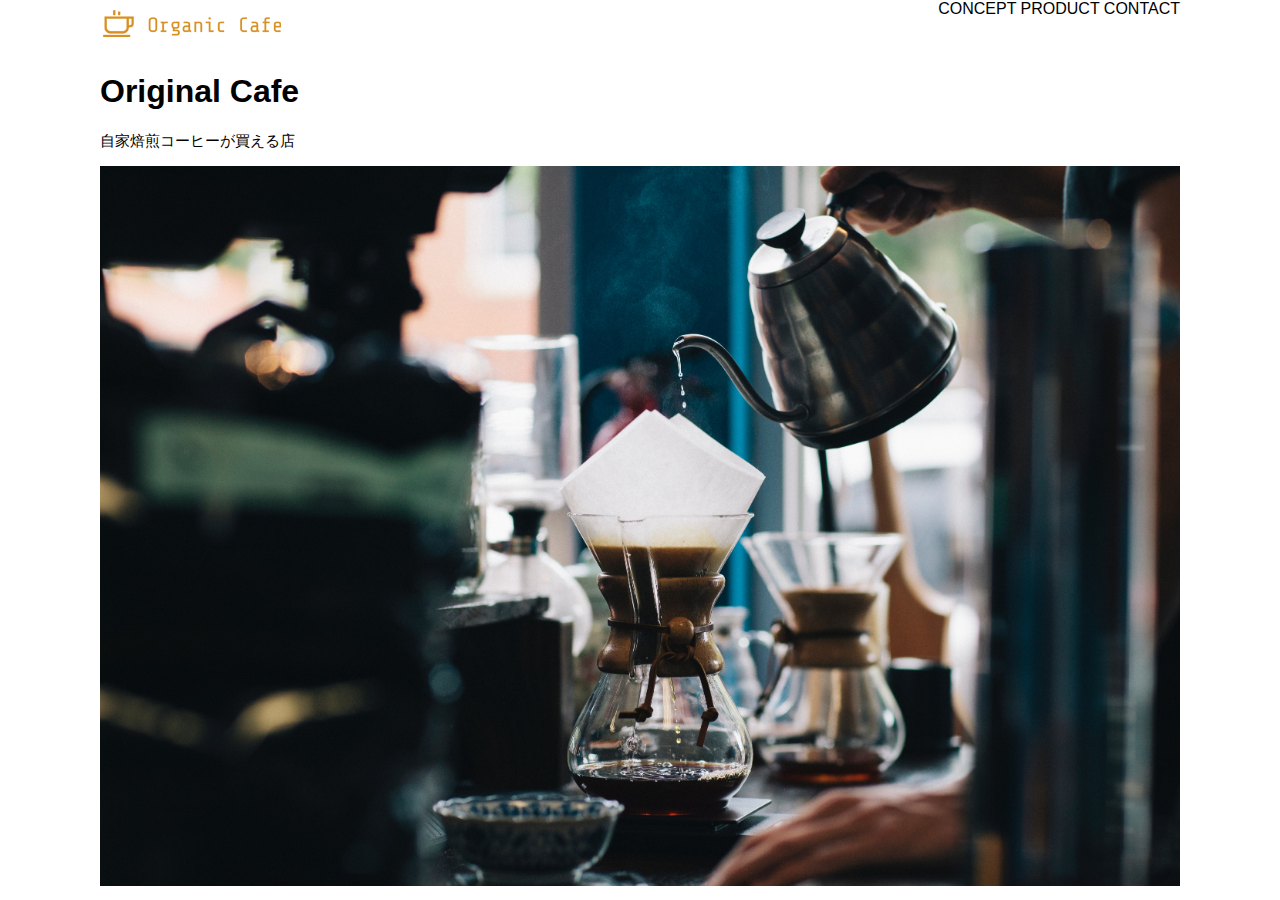
<file: html-css-kadai_013/index.html>
<!DOCTYPE html>
<html>
<head>
  <title>カフェ</title>
  <meta charset="UTF-8">
  <meta name="description" content="自家焙煎コーヒーが買える店。">
  <meta name="viewport" content="width=device-width, initial-scale=1.0">
  <link rel="stylesheet" href="style.css">
</head>
<body>
  <header>
    <a href="index.html" id="logo"><img src="images/logo.png" alt="トップページに戻る"></a>
    <nav class="nav-pc">
      <a>CONCEPT</a>
      <a>PRODUCT</a>
      <a>CONTACT</a>
    </nav>
   
    <img id="menu-sp" src="images/button-menu.png" alt="ナビゲーションを開く" onclick="document.getElementById('nav-sp').style.display = 'block'">
    <nav id="nav-sp">
      <img id="close" src="images/button-close.png" alt="ナビゲーションを閉じる" onclick="document.getElementById('nav-sp').style.display = 'none'">
      <a id="logo-sp" href="index.html" onclick="document.getElementById('nav-sp').style.display = 'none'"><img
          src="images/logo-sp.png" alt="トップページに戻る"></a>
      <a class="menu" href="mission.html" onclick="document.getElementById('nav-sp').style.display = 'none'">CONSEPT</a>
      <a class="menu" href="product.html" onclick="document.getElementById('nav-sp').style.display = 'none'">PRODUCT</a>
      <a class="menu" href="index.html#aboutus" onclick="document.getElementById('nav-sp').style.display = 'none'">CONTACT</a>
    </nav>
  </header>
  <main>
    <h1>Original Cafe</h1>
    <p>自家焙煎コーヒーが買える店</p>
    <section id="main-visual"><img  src="images/main-image.jpg" alt="メイン写真"></section>
  </main>
</body>
</html>
</file>
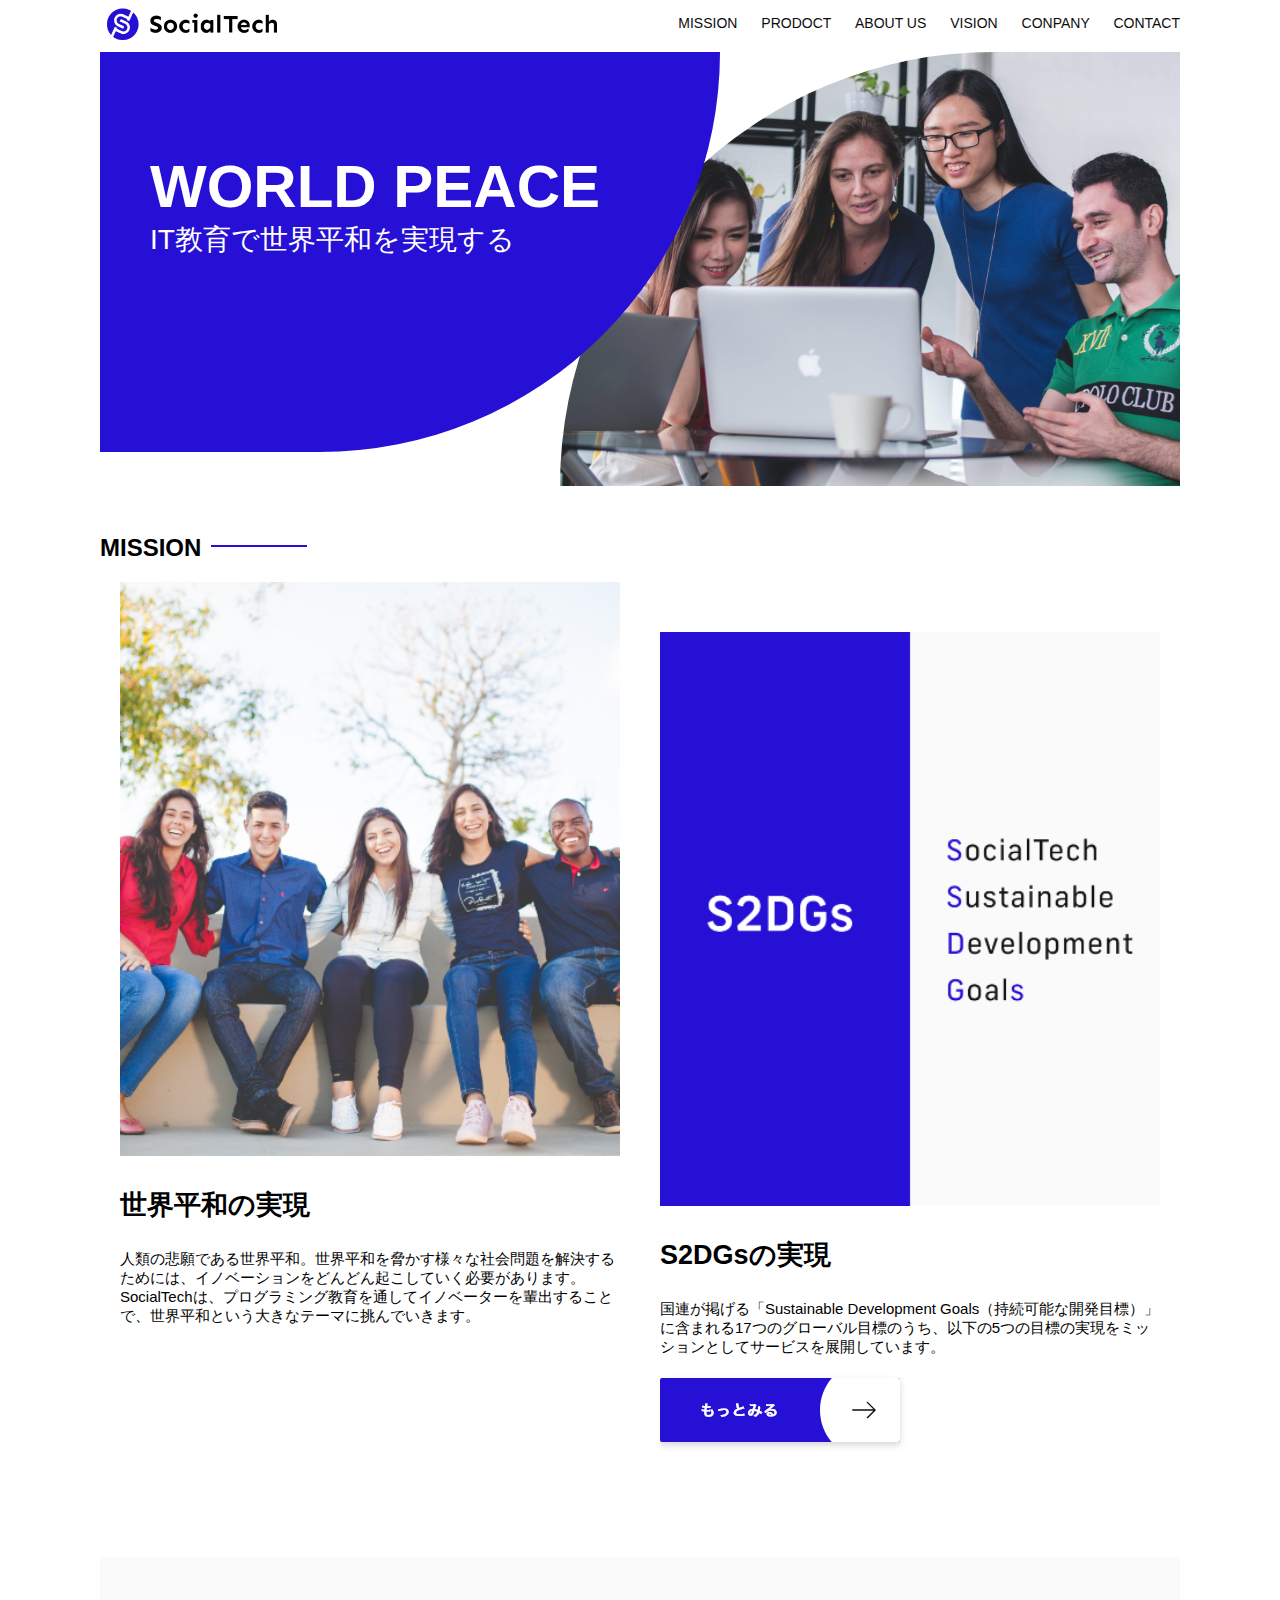
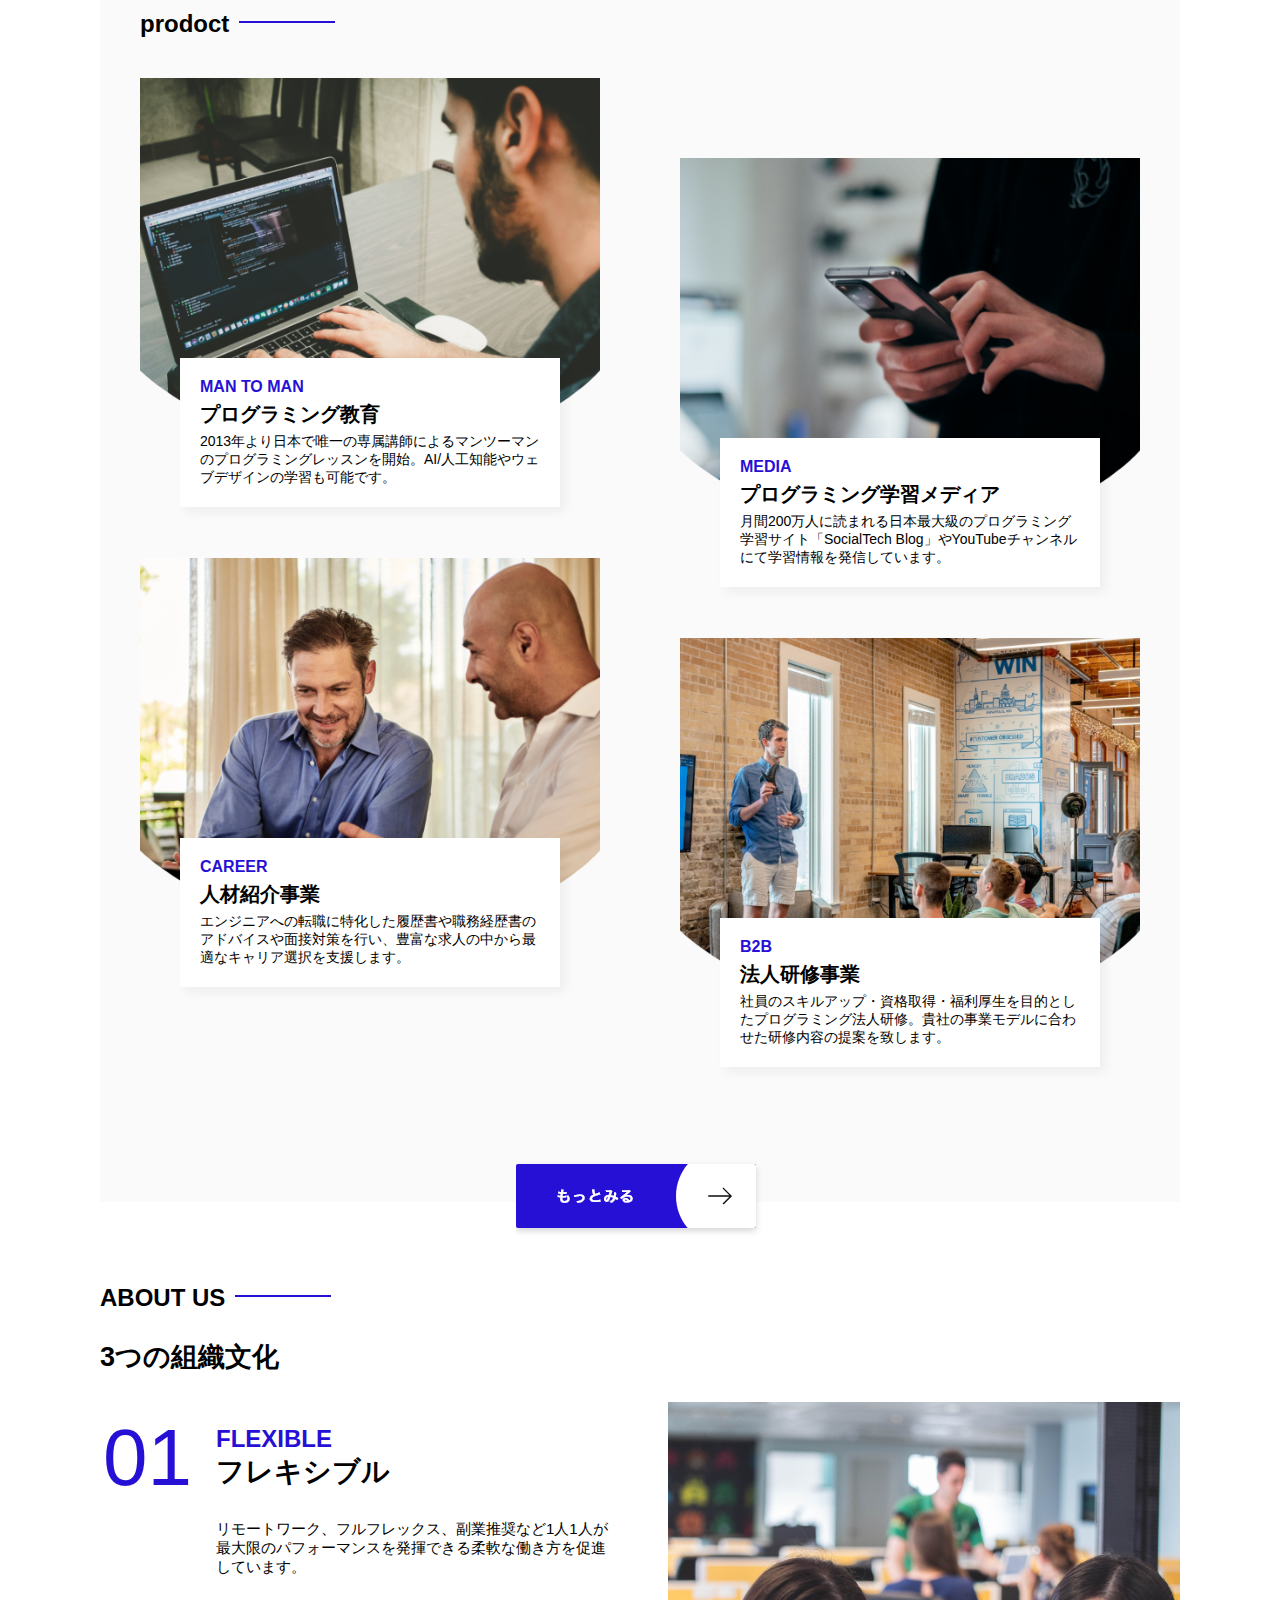
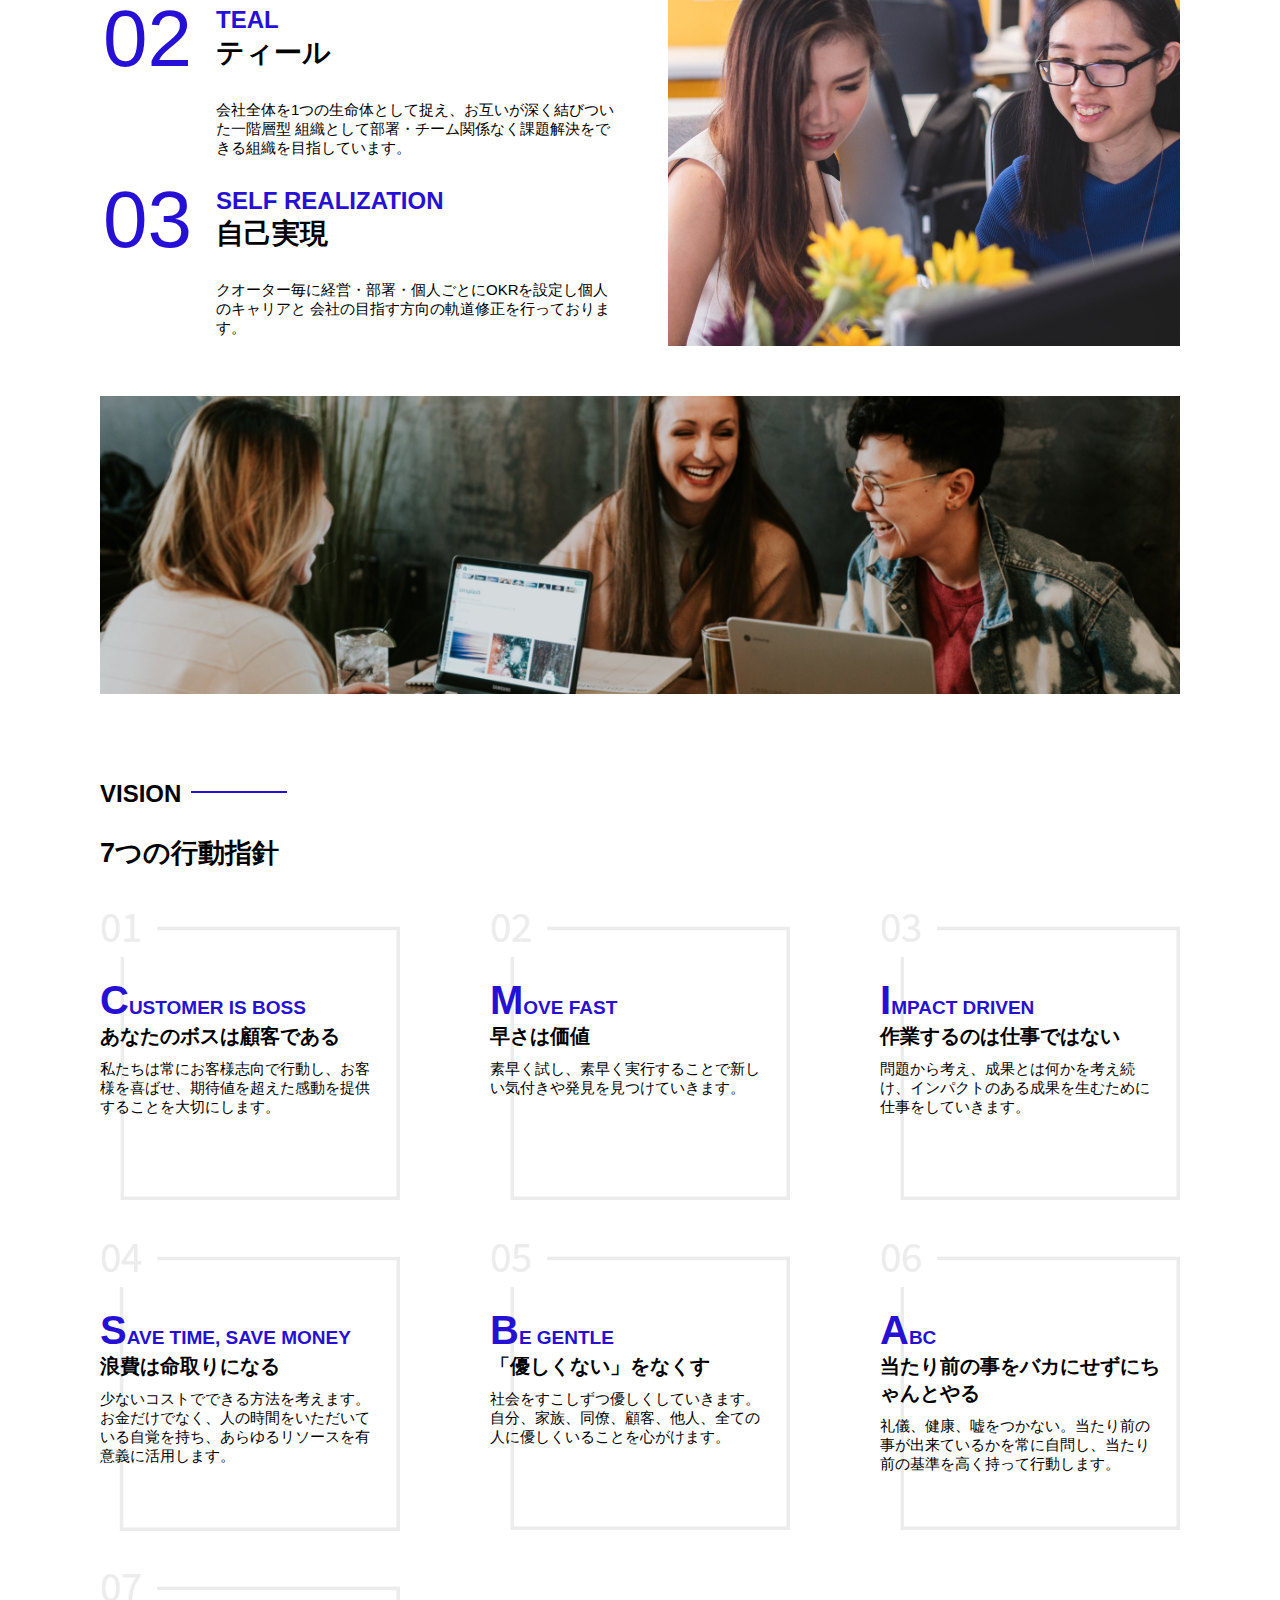
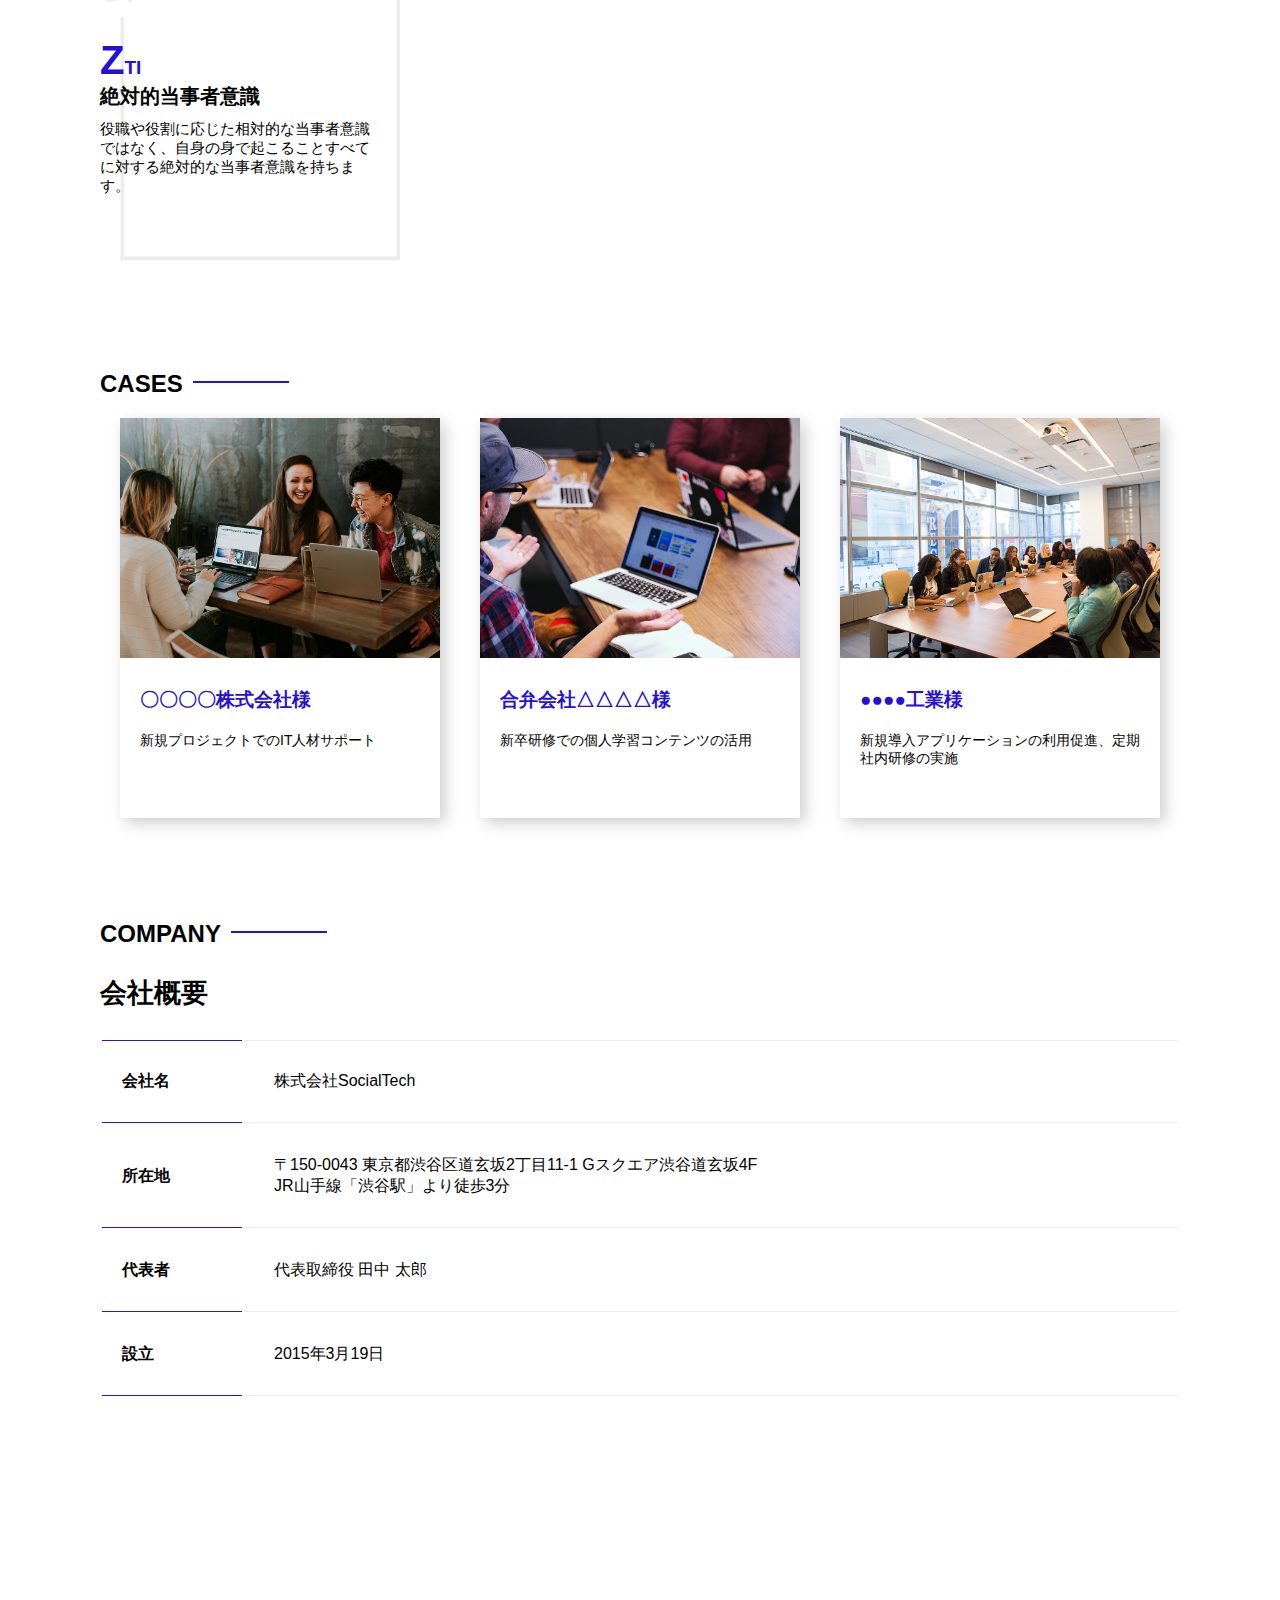
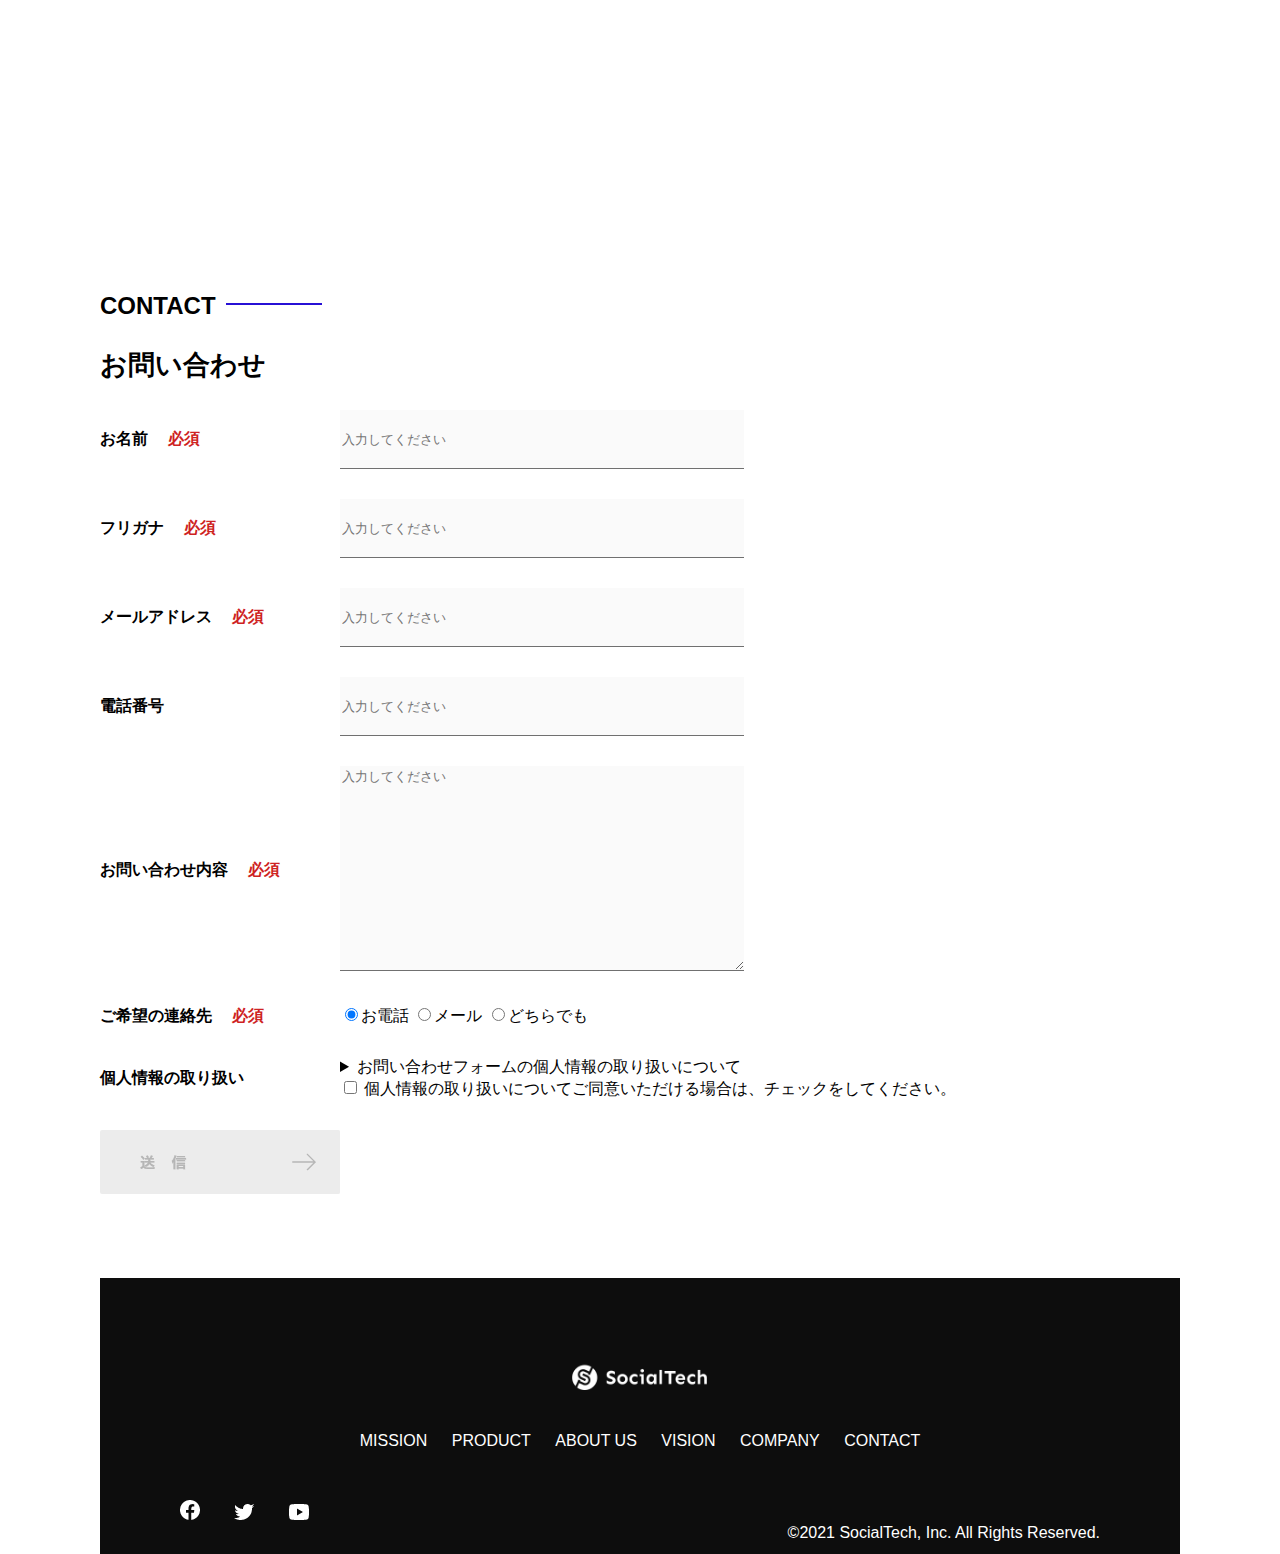
<file: socialtech-kadai_012/index.html>
<!DOCTYPE html>
<html>
<head>
  <title>SocialTech</title>
  <meta cherset="UTF-8">
  <meta name="description" content="SocialTechはEdTech業界のリーディングカンパニーを目指します。">
  <meta name="viewport" content="width=device-width, initial-scale=1.0">
  <link rel="stylesheet" href="style.css">
</head>
<body>
  <header>
    <a href="index.html" id="logo"><img src="images/logo.png" alt="トップページに戻る"></a>
    <nav id="nav-pc">
      <a href="mission.html">MISSION</a>
      <a href="prodoct.html">PRODOCT</a>
      <a href="index.html#aboutus">ABOUT US</a>
      <a href="index.html#vision">VISION</a>
      <a href="index.html#company">CONPANY</a>
      <a href="index.html#contact">CONTACT</a>
    </nav>
  </header>
  <main>
    <article>
      <!-- メインビジュアル -->
      <section id="main-visual">
         <div id="main-message">
             <h1>WORLD PEACE</h1>
             <p>IT教育で世界平和を実現する</p>
         </div>
         <img src="images/index/index-main.png" alt="PCの周りに集まる多国籍の仲間たち">
      </section>
      <!--ミッション-->
      <section id="mission">
        <h2 class="index-h2">MISSION</h2>
        <div id="mission-flex">
            <div>
            <img id="mission-photo" src="images/index/index-mission.png" alt="屋外のベンチで写真を撮影する多国籍の仲間たち">
             <h3>世界平和の実現</h3>
             <p>
               人類の悲願である世界平和。世界平和を脅かす様々な社会問題を解決するためには、イノベーションをどんどん起こしていく必要があります。SocialTechは、プログラミング教育を通してイノベーターを輩出することで、世界平和という大きなテーマに挑んでいきます。
             </p>
            </div>
            <div>
            <img id="s2dgs" src="images/index/s2dgs.png" alt="S2DGs">
             <h3>S2DGsの実現</h3>
             <p>国連が掲げる「Sustainable Development Goals（持続可能な開発目標）」に含まれる17つのグローバル目標のうち、以下の5つの目標の実現をミッションとしてサービスを展開しています。</p>
             <a href="mission.html">
            <img src="images/button-more.png" alt="もっとみる">
            </a>
            </div>
        </div>
      </section>
     <section id="product">
      <h2 class="index-h2">prodoct</h2>
    <div>
      <div id="product-left">
        <div>
          <img class="product-photo" src="images/index/index-mantoman.png" alt="PCでコードを書く男性">
          <div class="product-explain">
            <span>MAN TO MAN</span>
            <h3>プログラミング教育</h3>
            <p>2013年より日本で唯一の専属講師によるマンツーマンのプログラミングレッスンを開始。AI/人工知能やウェブデザインの学習も可能です。</p>
          </div>
        </div>
        <div>
          <img class="product-photo" src="images/index/index-career.png" alt="笑顔で話し合う2人の男性">
          <div class="product-explain">
            <span>CAREER</span>
            <h3>人材紹介事業</h3>
            <p>エンジニアへの転職に特化した履歴書や職務経歴書のアドバイスや面接対策を行い、豊富な求人の中から最適なキャリア選択を支援します。</p>
          </div>
        </div>
      </div>
      <div id="product-right">
           <div>
              <img class="product-photo" src="images/index/index-media.png" alt="スマートフォンを操作する人">
              <div class="product-explain">
                <span>MEDIA</span>
                <h3>プログラミング学習メディア</h3>
                <p>月間200万人に読まれる日本最大級のプログラミング学習サイト「SocialTech Blog」やYouTubeチャンネルにて学習情報を発信しています。</p>
              </div>
            </div>
            <div>
              <img class="product-photo" src="images/index/index-b2b.png" alt="講演中の男性とそれを聴く人々">
              <div class="product-explain">
              <span>B2B</span>
              <h3>法人研修事業</h3>
              <p>社員のスキルアップ・資格取得・福利厚生を目的としたプログラミング法人研修。貴社の事業モデルに合わせた研修内容の提案を致します。</p>
              </div>
            </div>
      </div>
    </div>
    <div>
      <a id="product-more" href="product.html">
        <img src="images/button-more.png" alt="もっとみる">
      </a>
    </div>
     </section>
     <section id="aboutus">
      <h2 class="index-h2">ABOUT US</h2>
         <h3>3つの組織文化</h3>
      <div>
        <table class="culture-table">
          <tr>
            <td>
              <span class="culture-num">01</span>
            </td>
            <td>
              <span class="culture-en">FLEXIBLE</span>
              <span class="culture-jp">フレキシブル</span>
            </td>
          </tr>
          <tr>
            <td>
              <!--空のセル-->
            </td>
            <td>
              <p class="culture-description">
                リモートワーク、フルフレックス、副業推奨など1人1人が最大限のパフォーマンスを発揮できる柔軟な働き方を促進しています。
              </p>
            </td>
          </tr>
          <tr>
            <td>
              <span class="culture-num">02</span>
            </td>
            <td>
              <span class="culture-en">TEAL</span>
              <span class="culture-jp">ティール</span>
            </td>
          </tr>
          <tr>
            <td>
              <!--空のセル-->
            </td>
            <td>
              <p class="culture-description">
                会社全体を1つの生命体として捉え、お互いが深く結びついた一階層型
                組織として部署・チーム関係なく課題解決をできる組織を目指しています。
              </p>
            </td>
          </tr>
          <tr>
            <td>
              <span class="culture-num">03</span>
            </td>
            <td>
              <span class="culture-en">SELF REALIZATION</span>
              <span class="culture-jp">自己実現</span>
            </td>
          </tr>
          <tr>
            <td>
              <!--空のセル-->
            </td>
            <td>
              <p class="culture-description">
                クオーター毎に経営・部署・個人ごとにOKRを設定し個人のキャリアと
                会社の目指す方向の軌道修正を行っております。
              </p>
            </td>
          </tr>
        </table>
        <img class="culture-img" src="images/index/index-aboutus1.png" alt="笑顔で話し合う2人の女性">
      </div>
      <img class="culture-img2" src="images/index/index-aboutus2.png" alt="笑顔で話し合う3人の男女">
     </section>
     <section id="vision">
      <h2 class="index-h2">VISION</h2>
      <h3>7つの行動指針</h3>
      <div>
        <div class="vision-box">
          <img src="images/index/vision-01.png" alt="01">
          <span>
            <h4>CUSTOMER IS BOSS</h4>
            <h5>あなたのボスは顧客である</h5>
            <p>私たちは常にお客様志向で行動し、お客様を喜ばせ、期待値を超えた感動を提供することを大切にします。</p>
          </span>
        </div>
        <div class="vision-box">
          <img src="images/index/vision-02.png" alt="02">
          <span>
            <h4>MOVE FAST</h4>
            <h5>早さは価値</h5>
            <p>素早く試し、素早く実行することで新しい気付きや発見を見つけていきます。</p>
          </span>
        </div>
        <div class="vision-box">
          <img src="images/index/vision-03.png" alt="03">
          <span>
            <h4>IMPACT DRIVEN</h4>
            <h5>作業するのは仕事ではない</h5>
            <p>問題から考え、成果とは何かを考え続け、インパクトのある成果を生むために仕事をしていきます。</p>
          </span>
        </div>
        <div class="vision-box">
          <img src="images/index//vision-04.png" alt="04">
          <span>
            <h4>SAVE TIME, SAVE MONEY</h4>
            <h5>浪費は命取りになる</h5>
            <p>少ないコストでできる方法を考えます。お金だけでなく、人の時間をいただいている自覚を持ち、あらゆるリソースを有意義に活用します。</p>
          </span>
        </div>
        <div class="vision-box">
          <img src="images/index/vision-05.png" alt="05">
          <span>
            <h4>BE GENTLE</h4>
            <h5>「優しくない」をなくす</h5>
            <p>社会をすこしずつ優しくしていきます。自分、家族、同僚、顧客、他人、全ての人に優しくいることを心がけます。</p>
          </span>
        </div>
        <div class="vision-box">
          <img src="images/index/vision-06.png" alt="06">
          <span>
            <h4>ABC</h4>
            <h5>当たり前の事をバカにせずにちゃんとやる</h5>
            <p>礼儀、健康、嘘をつかない。当たり前の事が出来ているかを常に自問し、当たり前の基準を高く持って行動します。</p>
          </span>
        </div>
        <div class="vision-box">
          <img src="images/index/vision-07.png" alt="07">
          <span>
            <h4>ZTI</h4>
            <h5>絶対的当事者意識</h5>
            <p>役職や役割に応じた相対的な当事者意識ではなく、自身の身で起こることすべてに対する絶対的な当事者意識を持ちます。</p>
          </span>
        </div>
      </div>
    </section>
    <section id="cases">
      <h2 class="ndex-h2">CASES</h2>
      <ul>
        <li class="case-card">
          <img class="case-img" src="images/case-1.png" alt="仲良く語り合う3人">
          <div class="case-info">
            <h3 class="case-name">〇〇〇〇株式会社様</h3>
            <p class="case-content">新規プロジェクトでのIT人材サポート</p>
          </div>
        </li>
        <li class="case-card">
          <img class="case-img" src="images/case-2.png" alt="PCでコンテンツを見る">
          <div class="case-info">
            <h3 class="case-name">合弁会社△△△△様</h3>
            <p class="case-content">新卒研修での個人学習コンテンツの活用</p>
          </div>
        </li>
        <li class="case-card">
          <img class="case-img" src="images/case-3.png" alt="新卒研修での個人学習コンテンツの活用">
          <div class="case-info">
          <h3 class="case-name">●●●●工業様</h3>
          <p class="case-content">新規導入アプリケーションの利用促進、定期社内研修の実施</p>
          </div>
        </li>
      </ul>
    </section>
    <section id="company">
      <h2 class="index-h2">COMPANY</h2>
      <h3>会社概要</h3>
      <table id="company-table">
        <tr>
          <th class="tableheader-first">会社名</th>
          <td class="cell-first">株式会社SocialTech</td>
        </tr>
        <tr>
          <th class="tableheader">所在地</th>
          <td class="cell">〒150-0043 東京都渋谷区道玄坂2丁目11-1 Gスクエア渋谷道玄坂4F<br>JR山手線「渋谷駅」より徒歩3分</td>
        </tr>
        <tr>
          <th class="tableheader">代表者</th>
          <td class="cell">代表取締役 田中 太郎</td>
        </tr>
        <tr>
          <th class="tableheader">設立</th>
          <td class="cell">2015年3月19日</td>
        </tr>
      </table>
      <iframe
           src="https://www.google.com/maps/embed?pb=!1m18!1m12!1m3!1d3241.7759544892483!2d139.69399665123464!3d35.65789123876098!2m3!1f0!2f0!3f0!3m2!1i1024!2i768!4f13.1!3m3!1m2!1s0x60188caa0042e8d1%3A0xba130bea826a7aa2!2z44CSMTUwLTAwNDMg5p2x5Lqs6YO95riL6LC35Yy66YGT546E5Z2C77yS5LiB55uu77yR77yR4oiS77yR!5e0!3m2!1sja!2sjp!4v1636872991912!5m2!1sja!2sjp"
           style="border:0;" allowfullscreen="" loading="lazy">
         </iframe>
    </section>
    <section id="contact">
      <h2 class="index-h2">CONTACT</h2>
      <h3>お問い合わせ</h3>
      <form action="https://api.staticforms.xyz/submit" method="post">
        <input type="text" name="honeypot" style="display:none">
        <!-- STATIC FORMSのアクセスキー -->
        <input type="hidden" name="accessKey" value="f16c3bcb-609d-4028-b06f-5fedbc49a35f">
        <!--メールのタイトル-->
        <input type="hidden" name="subject" value="お問い合わせフォーム">
        <!--送信先のメールアドレスをvalueに設定する-->
        <input type="hidden" name="replyTo" value="umikawauso1@gmail.com">
        <!--redirectToのURLは公開後のURLへリンクする-->
        <input type="hidden" name="redirectTo" value="">
        <div>
          <div class="contact-heading">
            <label class="contact-label">お名前<span class="contact-span">必須</span></label>
          </div>
          <div>
            <input type="text" name="name" placeholder="入力してください" class="contact-textbox">
          </div>
        </div>
        <div>
          <div class="contact-heading">
            <label class="contact-label">フリガナ<span class="contact-span">必須</span></label>
          </div>
          <div>
            <input type="text" name="hurigana" placeholder="入力してください" class="contact-textbox">
          </div>
        </div>
        <div>
          <div class="contact-heading">
            <label class="contact-label">メールアドレス<span class="contact-span">必須</span></label>
          </div>
          <div>
            <input type="text" name="email" placeholder="入力してください" class="contact-textbox">
          </div>
        </div>
        <div>
          <div class="contact-heading">
            <label class="contact-label">電話番号</label>
          </div>
          <div>
            <input type="text" name="tel" placeholder="入力してください" class="contact-textbox">
          </div>
        </div>
        <div>
          <div class="contact-heading">
            <label class="contact-label">お問い合わせ内容<span class="contact-span">必須</span></label>
          </div>
          <div>
            <textarea class="contact-textarea" placeholder="入力してください" name="message"></textarea>
          </div>
        </div>
        <div>
          <div class="contact-heading">
            <label class="contact-label">ご希望の連絡先<span class="contact-span">必須</span></label>
          </div>
          <div>
            <input class="radiobutton" type="radio" value="tel" name="contact" checked><label>お電話</label>
            <input class="radiobutton" type="radio" value="mail" name="contact"><label>メール</label>
            <input class="radiobutton" type="radio" value="both" name="contact"><label>どちらでも</label>
          </div>
        </div>
        <div>
          <div class="contact-heading">
            <label class="contact-label">個人情報の取り扱い</label>
          </div>
          <div>
            <details>
              <summary>お問い合わせフォームの個人情報の取り扱いについて</summary>
              <div>
                <span>１．組織の名称又は氏名</span><br>
                株式会社SocialTech<br><br>
                <span>２．個人情報保護管理者（若しくはその代理人）の氏名又は職名、所属及び連絡先
                  鈴木 一郎 コーポレート部</span><br>
                メールアドレス：support@socialtech.net<br>
                TEL：03-xxxx-xxxx<br>
                <span>３．個人情報の利用目的</span><br>
                ・本サービス及び本サービスに関連する情報の提供又はそれらに関する連絡のため<br>
                ・ユーザーの本人確認のため<br>
                ・当社サービスのご案内のため<br>
                ・当社の商品等の広告または宣伝（電子メールによるものを含むものとします。）<br><br>
                <span>４．個人情報の取り扱い業務の委託</span><br>
                個人情報の取扱業務の全部または一部を外部に業務委託する場合があります。<br>
                その際、弊社は、個人情報を適切に保護できる管理体制を敷き実行していることを条件として<br>
                委託先を厳選したうえで、機密保持契約を委託先と締結し、お客様の個人情報を厳密に管理させます。<br><br>
                <span>５．個人情報の開示等の請求</span><br>
                お客様は、弊社に対してご自身の個人情報の開示等（利用目的の通知、開示、内容の訂正・追加・削除、利用の停止または消去、第三者への提供の停止）に関して、当社問合わせ窓口に申し出ることができます。<br>
                その際、弊社はお客様ご本人を確認させていただいたうえで、合理的な期間内に対応いたします。<br><br>
                なお、個人情報に関する弊社問合わせ先は、次の通りです。<br><br>
                株式会社SocialTech　個人情報問合せ窓口<br>
                〒150-0043　東京都渋谷区道玄坂2丁目11-1 Ｇスクエア渋谷道玄坂 4F<br>
                メールアドレス：support@socialtech.net　TEL：03-xxxx-xxxx<br><br>
                <span>６．個人情報を提供されることの任意性について</span><br><br>
                お客様がご自身の個人情報を弊社に提供されるか否かは、お客様のご判断によりますが、もしご提供されない場合には、適切なサービスが提供できない場合がありますので予めご了承ください。
              </div>
            </details>
            <input type="checkbox" name="agree">
            <span>個人情報の取り扱いについてご同意いただける場合は、チェックをしてください。</span>
          </div>
        </div>
        <input type="image" src="images/button-submit.png" alt="送信する">
      </form>
    </section>
    <footer>
      <div id="footer-logo">
        <img src="images/logo-sp.png" alt="SocialTech">
      </div>
      <div id="footer-link">
        <a href="mission.html">MISSION</a>
        <a href="product.html">PRODUCT</a>
        <a href="index.html#aboutus">ABOUT US</a>
        <a href="index.html#vision">VISION</a>
        <a href="index.html#company">COMPANY</a>
        <a href="index.html#contact">CONTACT</a>
      </div>
      <div id="sns-footer">
        <a href="https://www.facebook.com/sejuku2013"><img src="images/button-facebook.png" alt="Facebookのリンク"></a>
        <a href="https://twitter.com/samuraijuku"><img src="images/button-twitter.png" alt="Twitterのリンク"></a>
        <a href="https://www.youtube.com/channel/UCCFOQO5aDK0xXam4cUQXT8g"><img src="images/button-youtube.png" alt="YouTubeのリンク"></a>
      </div>
      <span id="copyright">&copy;2021 SocialTech, Inc. All Rights Reserved. </span>
    </footer>

   </article>
  </main>
</body>
</html>
</file>
<file: html-css-kadai_013/style.css>
/* PC、スマホ共通スタイル */
body {
    font-family: "Source Sans Pro", "Hiragino Kaku Gothic ProN", Meiryo, Arial, sans-serif;
  } 
  p {
   font-size: 15px;
  }
  #main-visual > img {
    width: 100%;
  }
  @media screen and (min-width: 768px) {
    /* 横幅設定 */
    body {
        max-width: 1080px;
        min-width: 960px;
        margin: 0 auto 0 auto;
      }
      /* ヘッダー */
      header {
        display: flex;
        justify-content: space-between;
      }
      #sns-footer {
        text-align: left;
        width: 100%;
      }
      
      #sns-footer > a {
        margin-right: 30px;
      }
  
      #copyright {
        color: #ffffff;
        float: right;}
      }
      /* SP用ナビゲーション非表示 */
#menu-sp {
  display: none;
}
#nav-sp {
  display: none;
} 

@media screen and (max-width: 767px) {
  body {
      min-width: 375px;
      margin: 0;
  }
  
  .nav-pc {
      display: none; /* PCのナビゲーションを非表示 */
  }

  #menu-sp {
      display: block; /* スマートフォンのメニューを非表示 */
      float: right;
      padding: 0;
  }

  #nav-sp {
      background-color: #ce933e;
      position: absolute;
      left: 0;
      top: 0;
      height: 100%;
      width: 100%;
      z-index: 100;
  }

  #close {
      position: absolute;
      top: 20px;
      right: 20px;
  }

  #logo-sp {
      margin: 80px 0px 30px 20px; /* 上: 80px 右: 0px 下: 30px 左: 20px */
  }

  #nav-sp > a {
      display: block;
  }

  #nav-sp > a:link,
  #nav-sp > a:visited,
  #nav-sp > a:hover,
  #nav-sp > a:active {
      color: #ffffff;
  }

  #nav-sp > a:hover {
      text-decoration: underline;
  }

  #nav-sp > .menu {
      text-decoration: none;
      display: block;
      margin: 0 20px; /* 左右に20px */
      height: 44px;
      font-size: 16px;
      background-image: url("images/arrow.png");
      background-repeat: no-repeat;
      background-position: right top;
  }
}
</file>
<file: socialtech-kadai_012/style.css>
/* PC、スマホ共通スタイル */
 body {
   font-family: "Source Sans Pro", "Hiragino Kaku Gothic ProN", Meiryo, Arial, sans-serif;
} 
 p {
  font-size: 15px;
}
/* PC、スマホ共通スタイル */
body {
  font-family: "Source Sans Pro", "Hiragino Kaku Gothic ProN", Meiryo, Arial, sans-serif;
}
p {
  font-size: 15px;
}
/*================
 PC用のスタイル 
=================*/
/* 横幅設定 */
body {
  max-width: 1080px;
  min-width: 960px;
  margin: 0 auto 0 auto;
}
/* ヘッダー */
header {
  display: flex;
  justify-content: space-between;
}
/* ナビゲーションのレイアウト */
 #nav-pc {
   font-size: 14px;
   padding-top: 15px;
 }
 /* ナビゲーションのリンクの装飾設定 */
 #nav-pc > a {
  text-decoration: none;
   margin-left: 20px;
 }
 #nav-pc > a:link {
   color: #0d0d0d;
}
 #nav-pc > a:visited {
   color: #0d0d0d;
 }
 #nav-pc > a:hover {
   color: #0d0d0d;
   text-decoration: underline;
 }
 #nav-pc > a:active {
   color: #0d0d0d;
 }
/* メインビジュアル*/
#main-visual {
  position: relative;
  height: 400px;
}
 #main-message {
    position: absolute;
    top: 0;
    left: 0;
    background-color: #2710d5;
    color: #ffffff;
    border-radius: 0 0 476px 0;
    max-width: 620px;
    height: 100%;
    width: 100%;
    z-index: 11;
  }
#main-message > h1 {
    font-size: 60px;
    font-weight: bold;
    margin: 100px 0 0 50px;
  }
#main-message > p { 
    font-size: 28px;
    margin: 0 0 0 50px;
  }
#main-visual > img {
    max-width: 620px;
    border-radius: 476px 0 0 0;
    position: absolute;
    top: 0;
    right: 0;
    z-index: 10;
  }
  h2 {
    margin: 40px 0 0 0;
  }
  
  h2::after {
    content: url("images/line.png");
    margin-left: 10px;
  }
  
  h3 {
    font-size: 27px;
  }
/* ミッション */
#mission {
  margin: 80px auto 80px auto;
  width: 100%;
}
#mission-flex {
  width: 100%;
  display: flex;
}
#mission-flex > div {
  width: 50%;
  margin: 20px;
}
#mission-photo {
  width: 100%;
}
#s2dgs {
  margin-top: 50px;
  width: 100%;
}
 /* プロダクト */
 #product {
  background-color: #fafafa;
  margin: 80px 0 80px 0;
  padding: 10px 40px 0px 40px;
}

/* 外枠 */
#product > div {
  margin-top: 40px;
  display: flex;
}

/* 左のカラム */
#product-left {
  width: 50%;
  margin-right: 20px;
}

/* 右のカラム */
#product-right {
  width: 50%;
  margin-left: 20px;
  margin-top: 80px;
}

/* 画像＋説明の枠 */
#product-left > div {
  position: relative;
  height: 480px;
  margin-right: 20px;
}
#product-right > div {
  position: relative;
  height: 480px;
  margin-left: 20px;
}
.product-photo {
  width: 100%;
}
/* 説明文の枠 */
.product-explain {
  background-color: #ffffff;
  position: absolute;
  left: 0;
  top: 280px;
  margin: 0 40px 0 40px;
  padding: 20px;
  box-shadow: 5px 5px 10px rgba(0, 0, 0, 0.05);
}

/* 説明文の英語 */
.product-explain > span {
  color: #2710d5;
  font-weight: bold;
  font-size: 16px;
  margin: 0;
}

/* 説明文の見出し */
.product-explain > h3 {
  font-size: 20px;
  margin: 5px 0 5px 0;
}

/* 説明文 */
.product-explain > p {
  font-size: 14px;
  margin: 0;
}

/* 「もっとみる」ボタン */
#product-more {
  margin: 0 auto -42px auto;
}
/* ABOUT US */
#aboutus {
  margin: 80px auto 80px auto;
}

/* 3つの組織文化と画像を入れる枠 */
#aboutus > div {
  display: flex;
}
/* 画像 */
.culture-img {
  width: 100%;
  align-self: flex-start;
}

.culture-img2 {
  margin-top: 50px;
  width: 100%;
}
.culture-table {
  margin-right: 50px;
}
.culture-num {
  font-size: 80px;
  color: #2710d5;
  margin: 0 20px 0 0;
}

/* 組織文化英語 */
.culture-en {
  color: #2710d5;
  font-weight: bold;
  font-size: 24px;
  display: block;
}

/* 組織文化日本語 */
.culture-jp {
  font-size: 28px;
  font-weight: bold;
}

/* 説明文 */
.culture-description {
  margin: 0;
}
#vision {
  margin: 80px auto 80px auto;
}

/* セクション内の外枠 */
#vision > div {
  width: 100%;
  display: flex;
  justify-content: space-between;
  flex-wrap: wrap;
}

/* 7つの行動指針の枠 */
.vision-box {
  width: 300px;
  height: 300px;
  margin-bottom: 30px;
  position: relative;
}
.vision-box > img {
  width: 100%;
  height: auto;
  position: absolute;
  top: 0;
  left: 0;
  z-index: 30;
}

.vision-box > span {
  position: absolute;
  top: 0;
  left: 0;
  z-index: 31;
  margin-right: 20px;
}

.vision-box > span > h4 {
  color: #2710d5;
  font-size: 19px;
  margin: 80px 0 0 0;
}

.vision-box > span > h4::first-letter {
  font-size: 40px;
}

.vision-box > span > h5 {
  font-size: 20px;
  margin: 0 0 0 0;
}

.vision-box > span > p {
  margin: 10px 0 0 0;
}
#company {
  margin: 80px auto 80px auto;
}
#company-table {
  width: 100%;
}

.tableheader {
  text-align: left;
  padding: 20px;
  border-bottom-color: #2710d5;
  border-bottom-width: 1px;
  border-bottom-style: solid;
  width: 100px;
}

.tableheader-first {
  text-align: left;
  padding: 20px;
  border-bottom-color: #2710d5;
  border-bottom-width: 1px;
  border-bottom-style: solid;
  border-top-color: #2710d5;
  border-top-width: 1px;
  border-top-style: solid;
  width: 100px;
}

.cell {
  padding: 30px;
  border-bottom-color: #ececec;
  border-bottom-width: 1px;
  border-bottom-style: solid;
}

.cell-first {
  padding: 30px;
  border-bottom-color: #ececec;
  border-bottom-width: 1px;
  border-bottom-style: solid;
  border-top-color: #ececec;
  border-top-width: 1px;
  border-top-style: solid;
}
#company > iframe {
  width: 100%;
  height: 368px;
  margin-top: 40px;
}
#contact {
  margin: 80px auto 80px auto;
}
/* 外枠 */
#contact > form > div {
  display: flex;
  flex-direction: row;
  flex-wrap: wrap;
  padding-bottom: 30px;
}
.contact-heading {
  width: 240px;
  align-self: center;
}
/* 見出しのラベル */
.contact-label {
  font-weight: bold;
}
/* 必須 */
.contact-span {
  color: #ce2222;
  margin: 0 0 0 20px;
  font-weight: bold;
}
.contact-textbox {
  border-top: 0;
  border-left: 0;
  border-right: 0;
  border-bottom-width: 1px;
  border-bottom-color: #707070;
  border-bottom-style: solid;
  background-color: #fafafa;
  width: 400px;
  height: 56px;
}
/* お問い合わせ内容のテキストエリア */
.contact-textarea {
  border-top: 0;
  border-left: 0;
  border-right: 0;
  border-bottom-width: 1px;
  border-bottom-color: #707070;
  border-bottom-style: solid;
  background-color: #fafafa;
  width: 400px;
  height: 200px;
}
details {
  width: 700px;
}
details > div {
  background-color: #fafafa;
  padding: 20px;
} 
details > div > span {
  font-weight: bold;
}
footer {
  background-color: #0d0d0d;
  text-align: center;
  padding: 80px 80px 30px 80px;
}

#footer-logo {
  margin-bottom: 30px;
}
#footer-link {
  margin-bottom: 50px;
}
#footer-link > a {
  text-decoration: none;
  margin: 10px;
}
#footer-link > a:link {
  color: #ffffff;
}
#footer-link > a:visited {
  color: #ffffff;
}
#footer-link > a:hover {
  color: #ffffff;
  text-decoration: underline;
}
#footer-link > a:active {
  color: #ffffff;
}
#sns-footer {
  text-align: left;
  width: 100%;
}

#sns-footer > a {
  margin-right: 30px;
}

#copyright {
  color: #ffffff;
  float: right;
}
.cases {
  margin-top: 40px;
  margin-bottom: 40px;
  width: 100%;
}
ul {
  display: flex;
  list-style: none;
  padding: 0;
  margin: 0;
}

li {
  width: 33%;
  margin: 20px;
}

.case-card {
  background-color: #FFFFFF;
  min-height: 400px;
  box-shadow: 5px 5px 15px rgba(0, 0, 0, 0.2);
  display: flex;
  flex-direction: column;
}

.case-img {
  width: 100%;
}

.case-info {
  padding: 10px 20px;
  flex-grow: 1;
}

.case-name {
  color: #2710d5;
  font-size: 19px;
}

.case-content {
  font-size: 14px;
}
</file>
